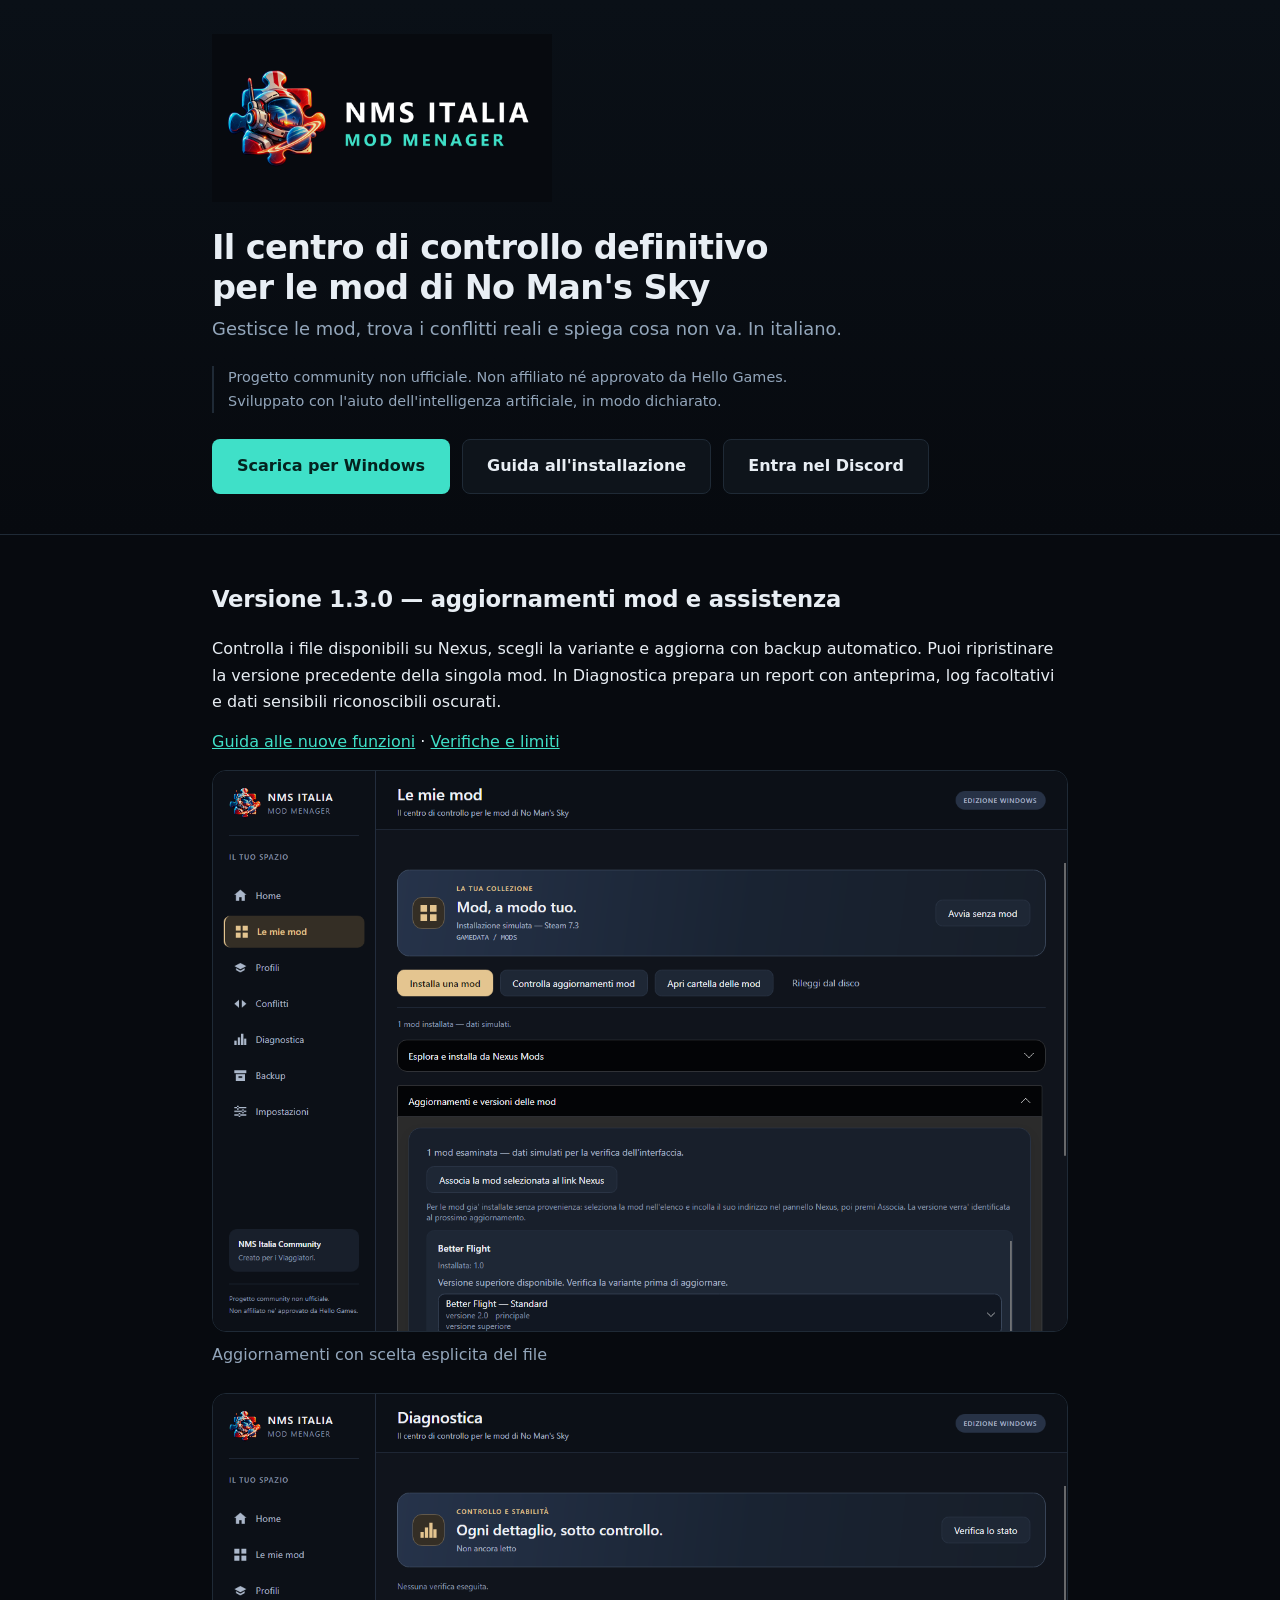
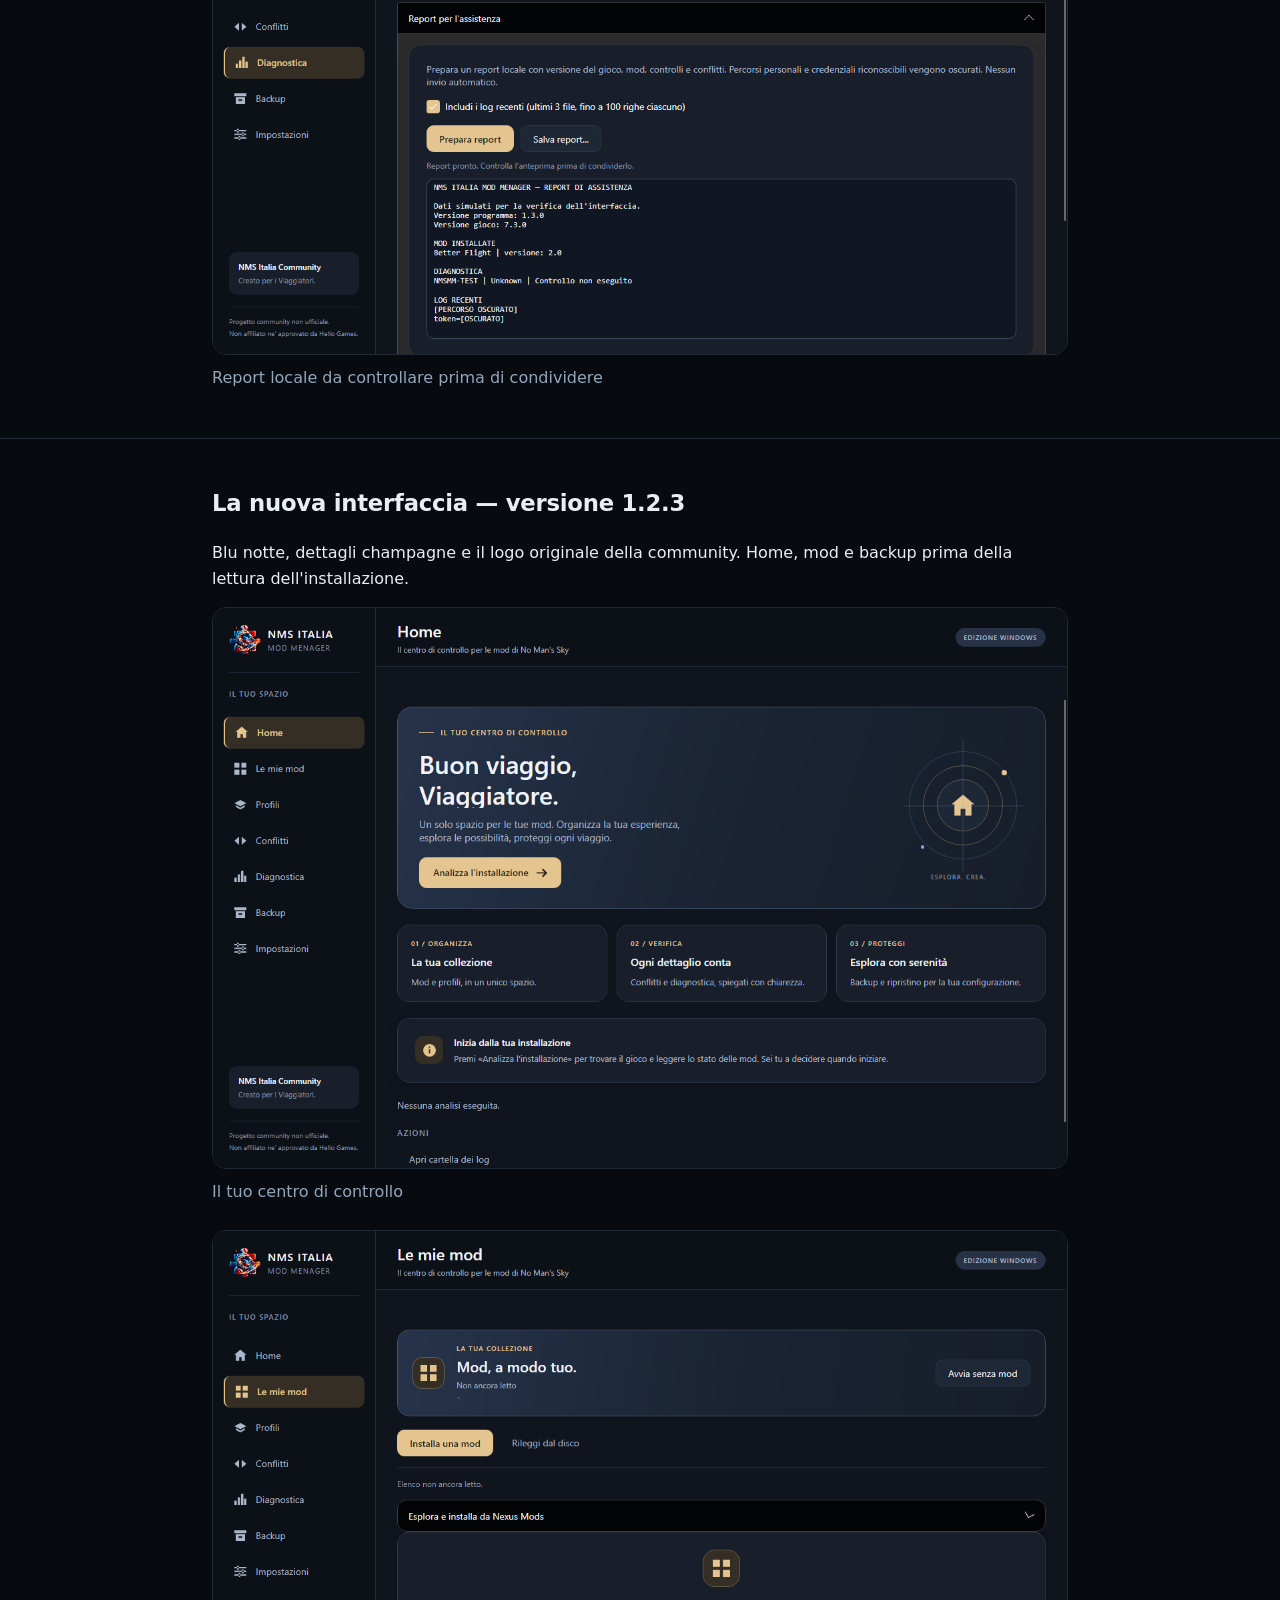
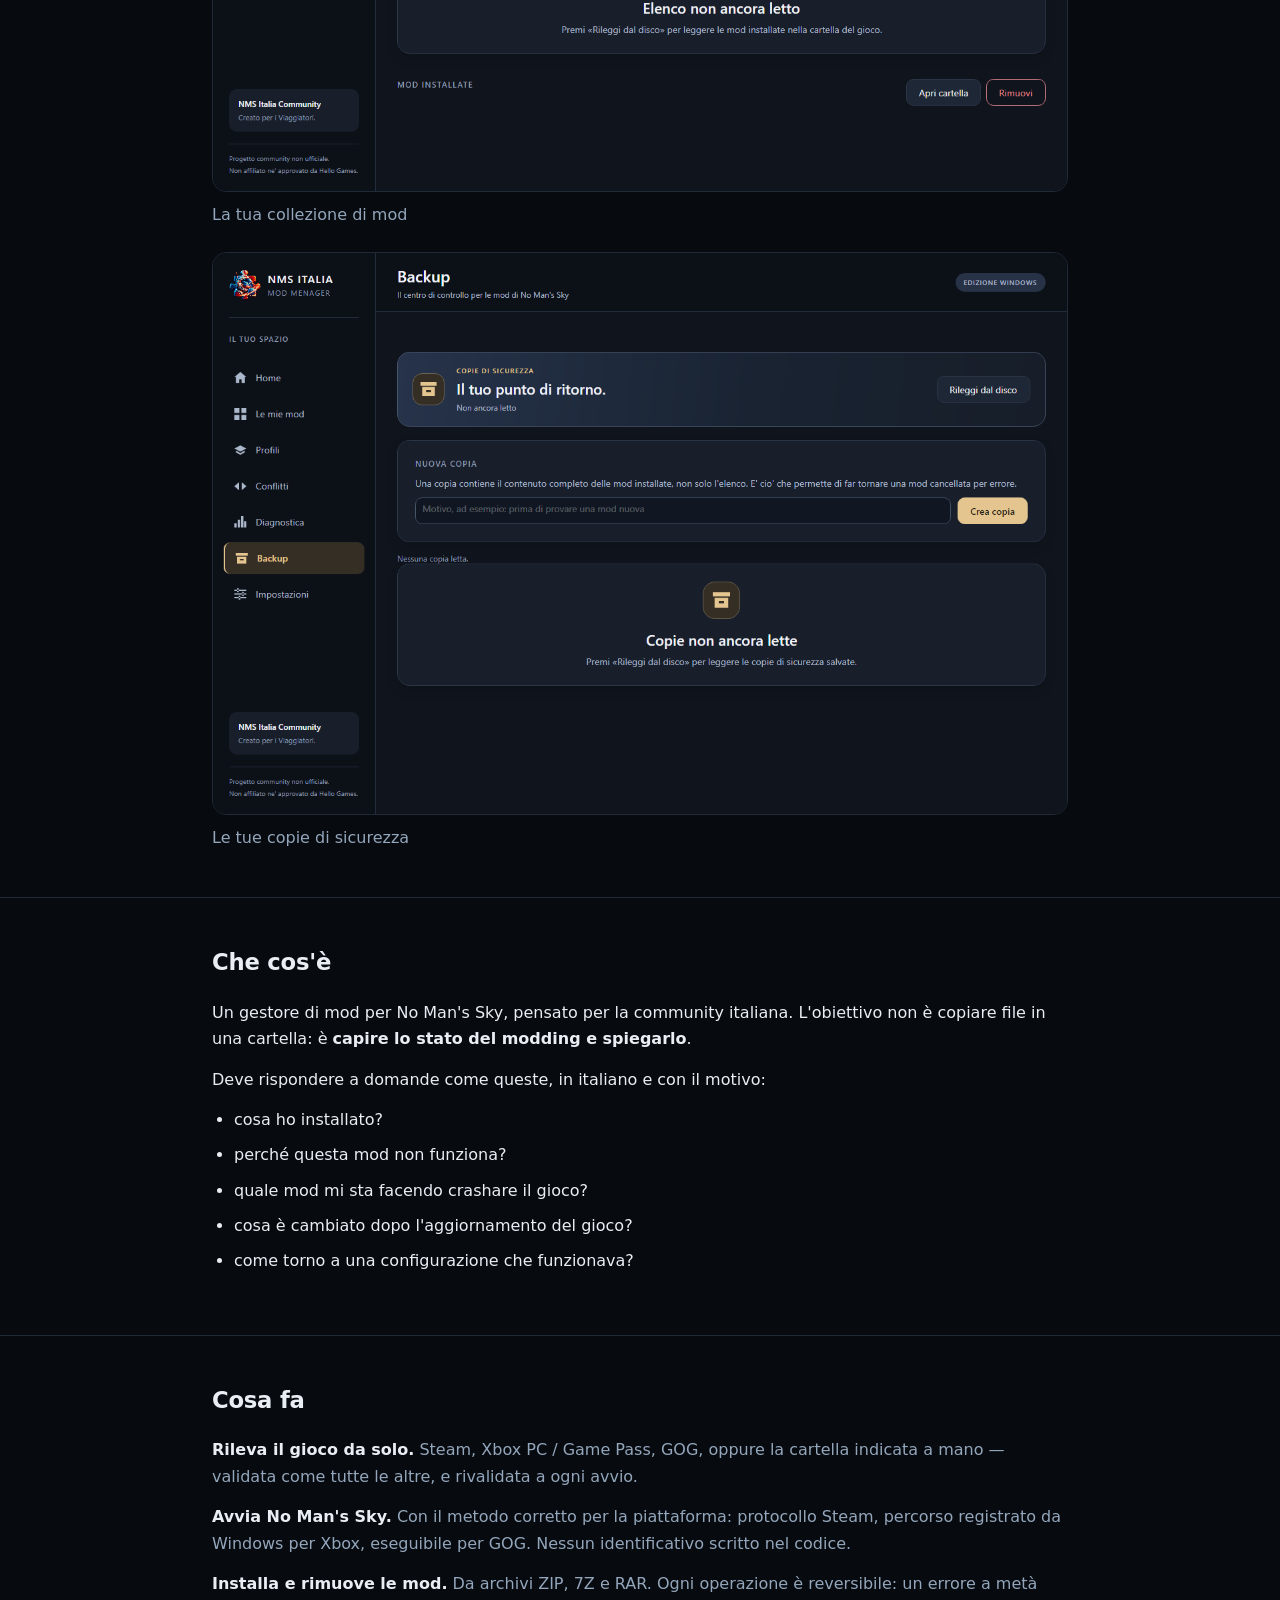
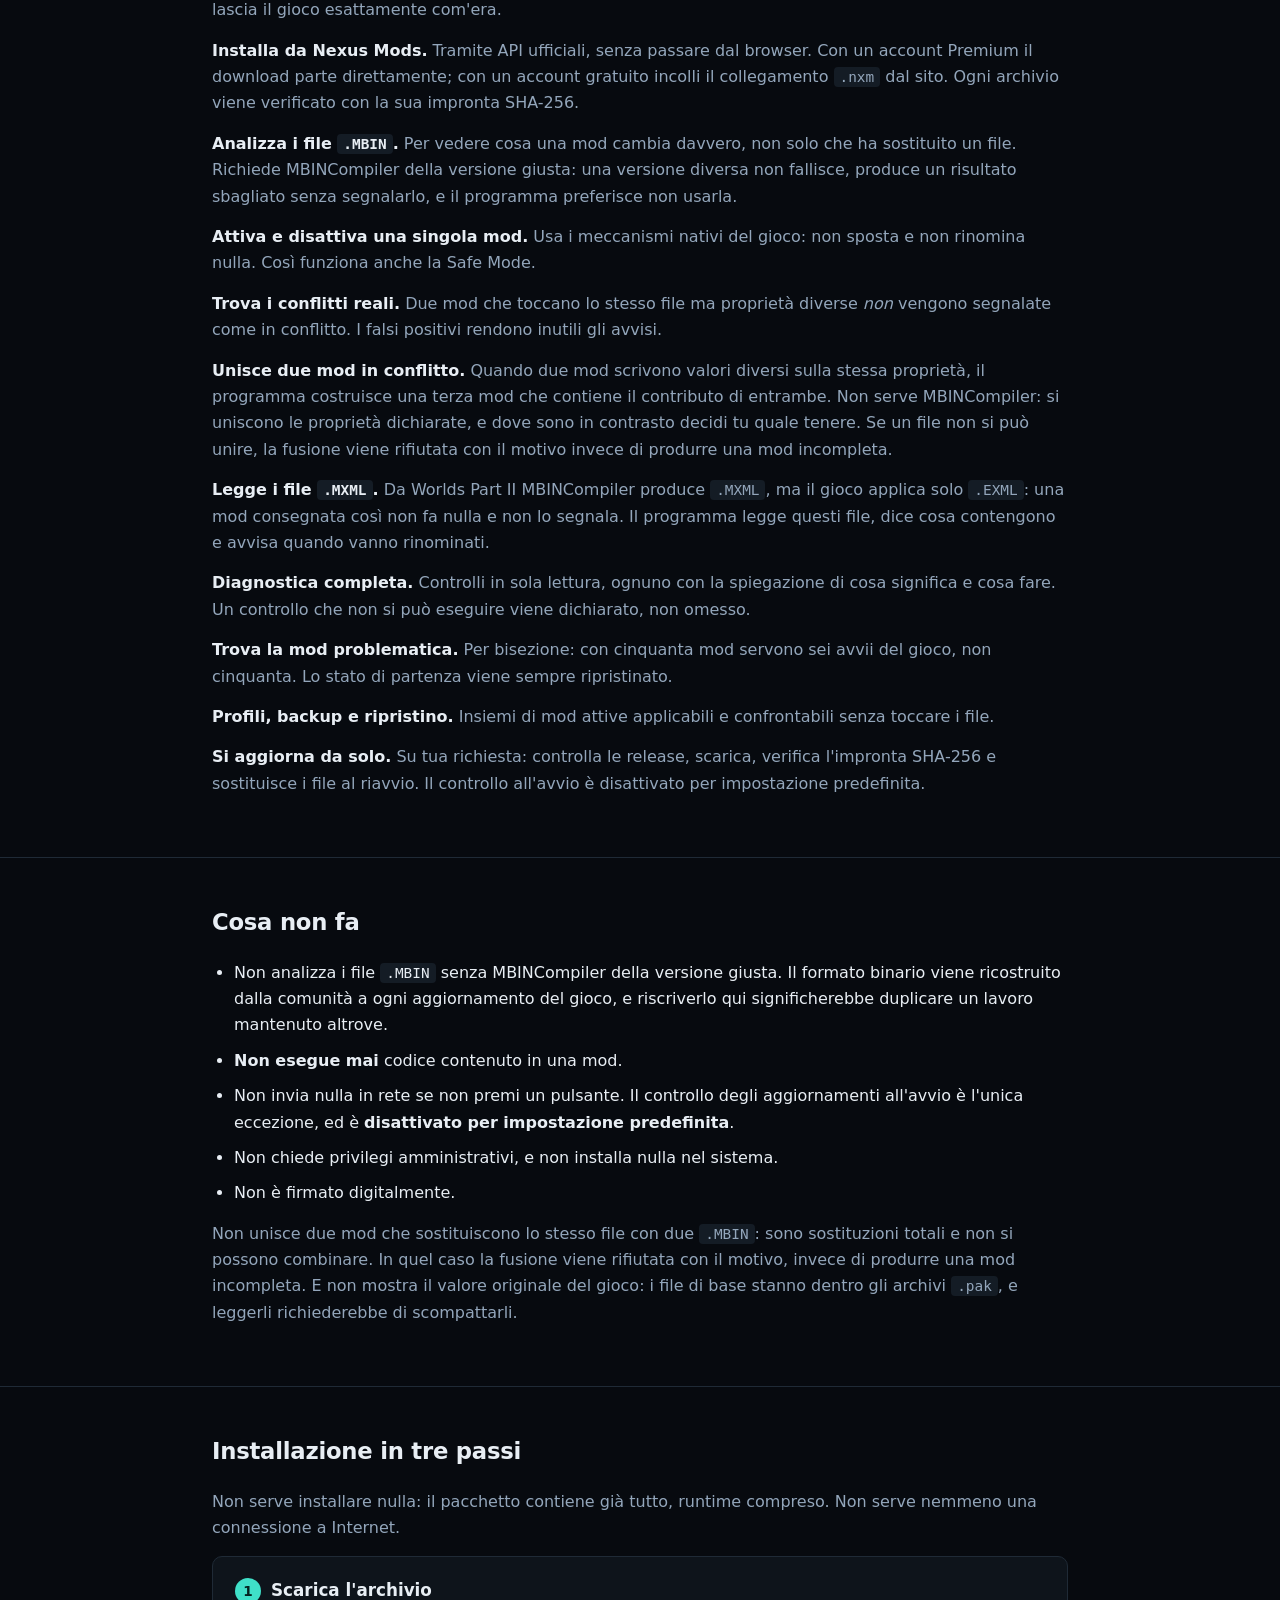
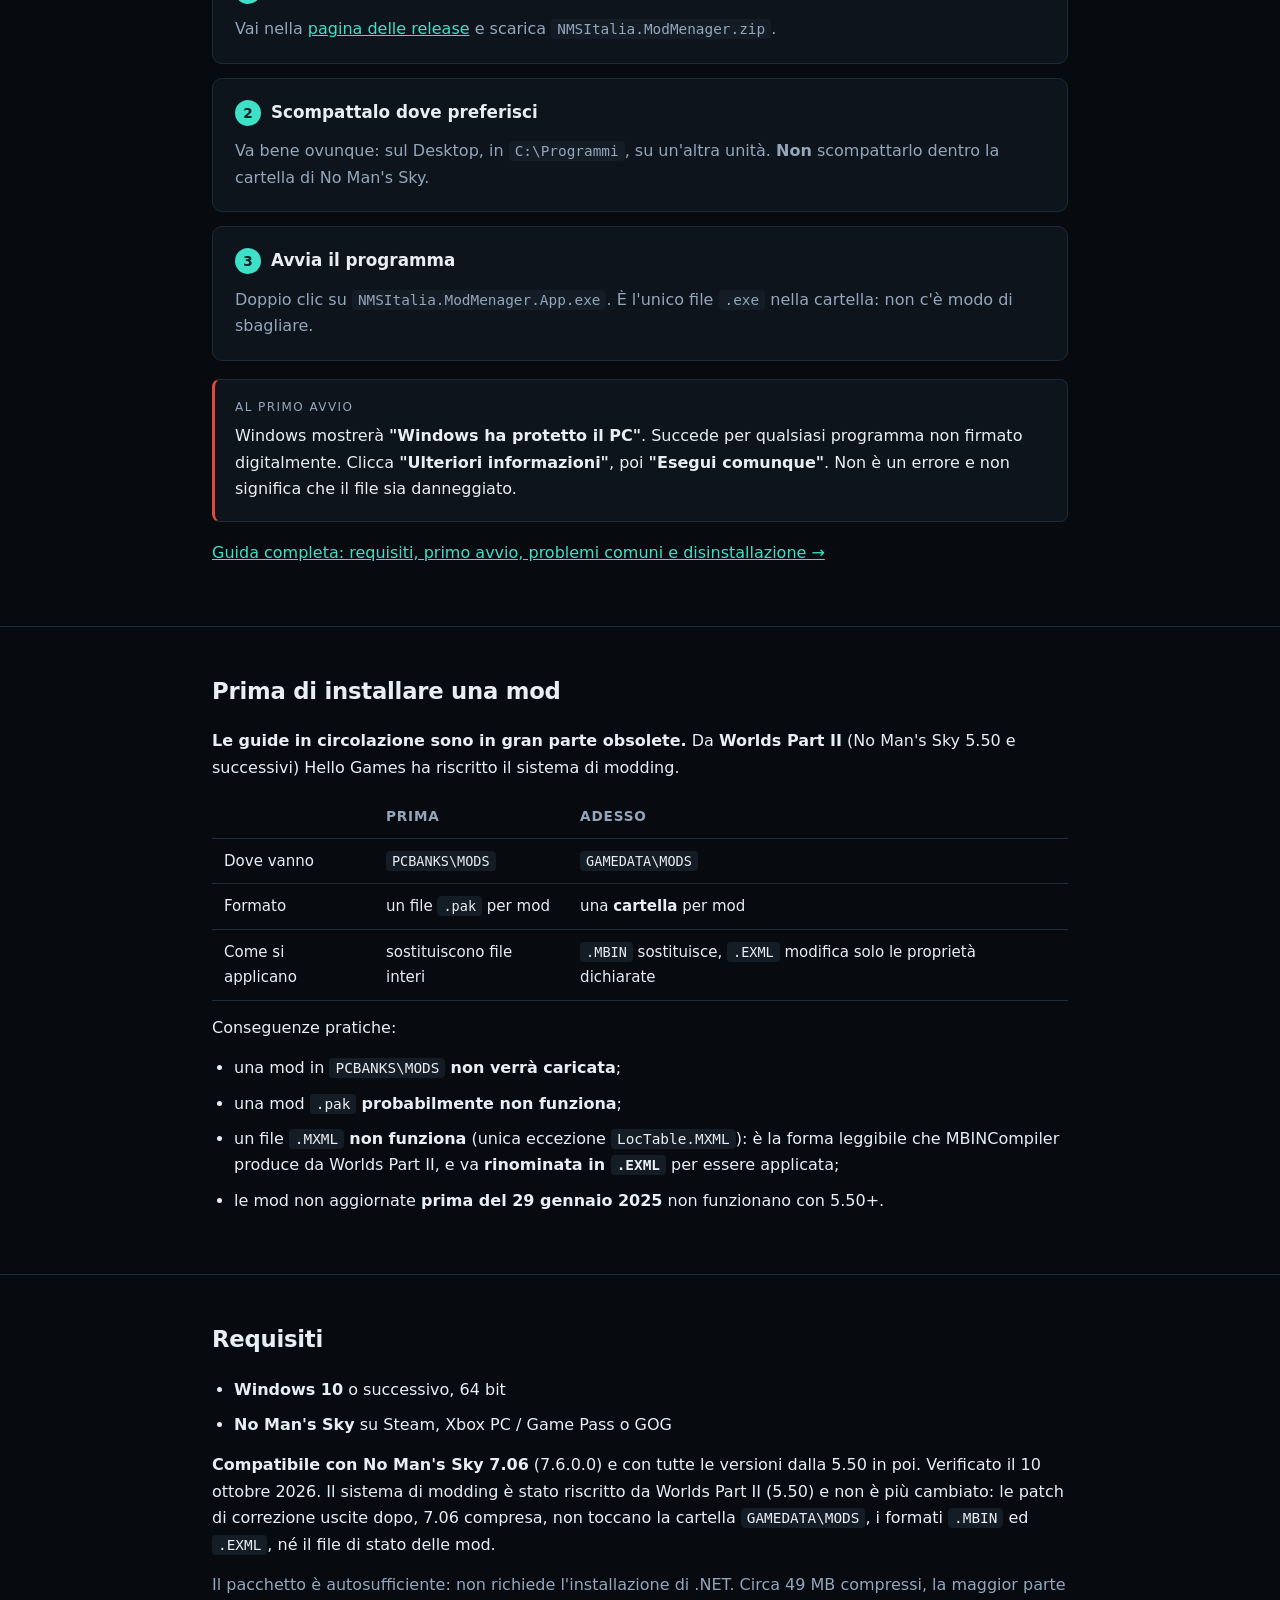
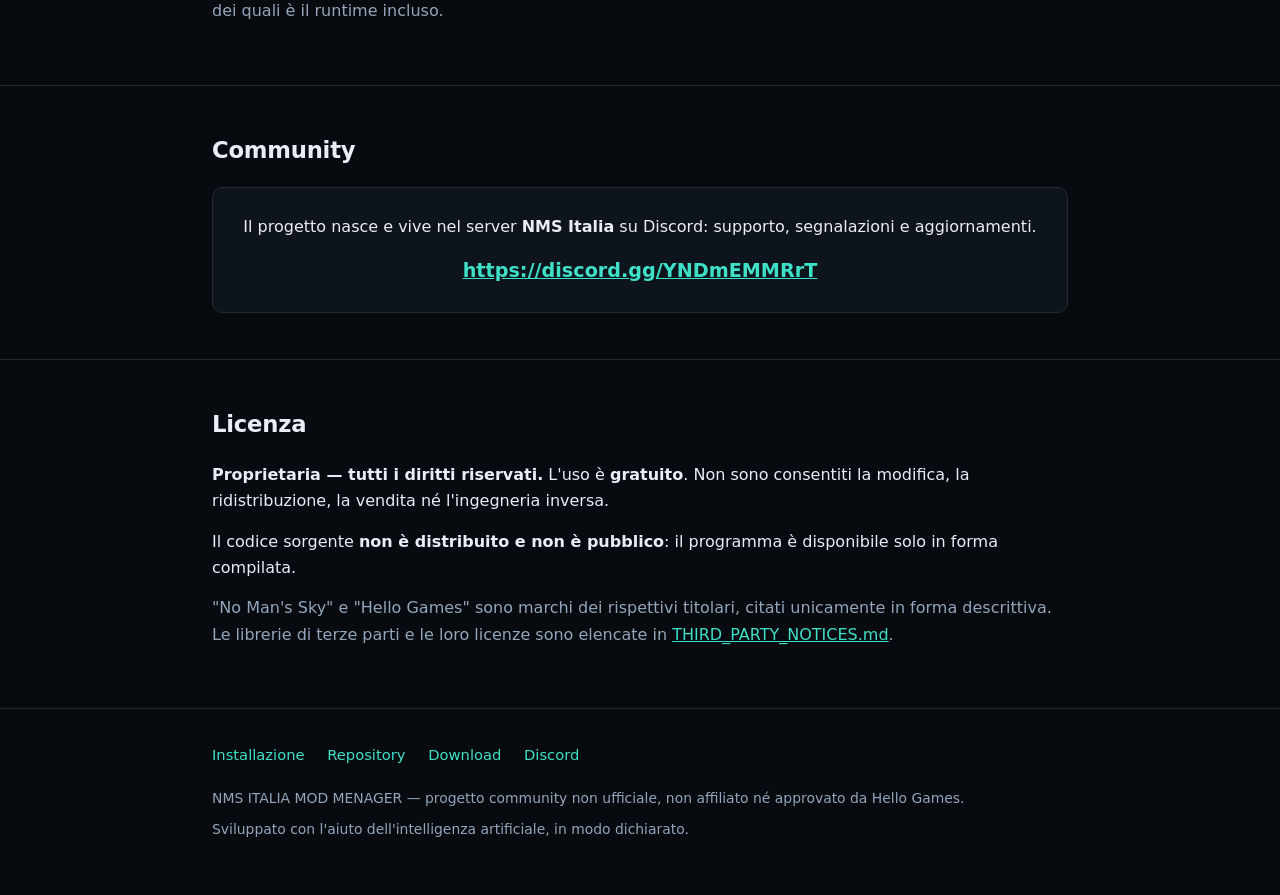
<file: index.html>
<!DOCTYPE html>
<html lang="it">
<head>
<meta charset="utf-8">
<meta name="viewport" content="width=device-width, initial-scale=1">
<title>NMS ITALIA MOD MENAGER — gestore di mod per No Man's Sky</title>
<meta name="description" content="Gestore di mod per No Man's Sky, in italiano: rileva il gioco, installa e rimuove le mod, trova i conflitti reali e diagnostica i problemi. Gratuito, per Windows.">
<meta property="og:title" content="NMS ITALIA MOD MENAGER">
<meta property="og:description" content="Il centro di controllo definitivo per le mod di No Man's Sky. Gratuito, in italiano, per Windows.">
<meta property="og:image" content="docs/immagini/lockup.png">
<meta property="og:type" content="website">
<link rel="icon" href="docs/immagini/icona.png">
<link rel="stylesheet" href="stile.css">
</head>
<body>

<header>
  <div class="contenitore">
    <img class="marchio" src="docs/immagini/lockup.png" alt="NMS ITALIA MOD MENAGER">
    <h1>Il centro di controllo definitivo<br>per le mod di No Man's Sky</h1>
    <p class="tagline">Gestisce le mod, trova i conflitti reali e spiega cosa non va. In italiano.</p>
    <p class="avviso">
      Progetto community non ufficiale. Non affiliato né approvato da Hello Games.<br>
      Sviluppato con l'aiuto dell'intelligenza artificiale, in modo dichiarato.
    </p>
    <div class="pulsanti">
      <a class="bottone primario" href="https://github.com/Sbri0110/NMS-ITALIA-MOD-MENAGER/releases/latest">Scarica per Windows</a>
      <a class="bottone secondario" href="installazione.html">Guida all'installazione</a>
      <a class="bottone secondario" href="https://discord.gg/YNDmEMMRrT">Entra nel Discord</a>
    </div>
  </div>
</header>

<section id="novita">
  <div class="contenitore">
    <h2>Versione 1.3.0 — aggiornamenti mod e assistenza</h2>
    <p>Controlla i file disponibili su Nexus, scegli la variante e aggiorna con backup automatico. Puoi ripristinare la versione precedente della singola mod. In Diagnostica prepara un report con anteprima, log facoltativi e dati sensibili riconoscibili oscurati.</p>
    <p><a href="https://github.com/Sbri0110/NMS-ITALIA-MOD-MENAGER/blob/main/docs/AGGIORNAMENTI-E-REPORT.md">Guida alle nuove funzioni</a> · <a href="https://github.com/Sbri0110/NMS-ITALIA-MOD-MENAGER/blob/main/docs/VERIFICHE-1.3.0.md">Verifiche e limiti</a></p>
    <div class="schermate">
      <figure><a href="docs/immagini/schermate/aggiornamenti-1.3.0.png"><img src="docs/immagini/schermate/aggiornamenti-1.3.0.png" alt="Aggiornamenti Nexus con dati dimostrativi" loading="lazy" width="1280" height="840"></a><figcaption>Aggiornamenti con scelta esplicita del file</figcaption></figure>
      <figure><a href="docs/immagini/schermate/report-1.3.0.png"><img src="docs/immagini/schermate/report-1.3.0.png" alt="Anteprima del report con dati dimostrativi" loading="lazy" width="1280" height="840"></a><figcaption>Report locale da controllare prima di condividere</figcaption></figure>
    </div>
  </div>
</section>

<section id="schermate">
  <div class="contenitore">
    <h2>La nuova interfaccia — versione 1.2.3</h2>
    <p>Blu notte, dettagli champagne e il logo originale della community. Home, mod e backup prima della lettura dell'installazione.</p>
    <div class="schermate">
      <figure><a href="docs/immagini/schermate/home.png"><img src="docs/immagini/schermate/home.png" alt="Home della versione 1.2.3" loading="lazy" width="1280" height="840"></a><figcaption>Il tuo centro di controllo</figcaption></figure>
      <figure><a href="docs/immagini/schermate/mods.png"><img src="docs/immagini/schermate/mods.png" alt="Gestione delle mod" loading="lazy" width="1280" height="840"></a><figcaption>La tua collezione di mod</figcaption></figure>
      <figure><a href="docs/immagini/schermate/backup.png"><img src="docs/immagini/schermate/backup.png" alt="Gestione dei backup" loading="lazy" width="1280" height="840"></a><figcaption>Le tue copie di sicurezza</figcaption></figure>
    </div>
  </div>
</section>

<section>
  <div class="contenitore">
    <h2>Che cos'è</h2>
    <p>
      Un gestore di mod per No Man's Sky, pensato per la community italiana.
      L'obiettivo non è copiare file in una cartella: è <strong>capire lo stato del
      modding e spiegarlo</strong>.
    </p>
    <p>Deve rispondere a domande come queste, in italiano e con il motivo:</p>
    <ul>
      <li>cosa ho installato?</li>
      <li>perché questa mod non funziona?</li>
      <li>quale mod mi sta facendo crashare il gioco?</li>
      <li>cosa è cambiato dopo l'aggiornamento del gioco?</li>
      <li>come torno a una configurazione che funzionava?</li>
    </ul>
  </div>
</section>

<section>
  <div class="contenitore">
    <h2>Cosa fa</h2>
    <div class="funzione"><b>Rileva il gioco da solo.</b> <span>Steam, Xbox PC / Game Pass, GOG, oppure la cartella indicata a mano — validata come tutte le altre, e rivalidata a ogni avvio.</span></div>
    <div class="funzione"><b>Avvia No Man's Sky.</b> <span>Con il metodo corretto per la piattaforma: protocollo Steam, percorso registrato da Windows per Xbox, eseguibile per GOG. Nessun identificativo scritto nel codice.</span></div>
    <div class="funzione"><b>Installa e rimuove le mod.</b> <span>Da archivi ZIP, 7Z e RAR. Ogni operazione è reversibile: un errore a metà lascia il gioco esattamente com'era.</span></div>
    <div class="funzione"><b>Installa da Nexus Mods.</b> <span>Tramite API ufficiali, senza passare dal browser. Con un account Premium il download parte direttamente; con un account gratuito incolli il collegamento <code>.nxm</code> dal sito. Ogni archivio viene verificato con la sua impronta SHA-256.</span></div>
    <div class="funzione"><b>Analizza i file <code>.MBIN</code>.</b> <span>Per vedere cosa una mod cambia davvero, non solo che ha sostituito un file. Richiede MBINCompiler della versione giusta: una versione diversa non fallisce, produce un risultato sbagliato senza segnalarlo, e il programma preferisce non usarla.</span></div>
    <div class="funzione"><b>Attiva e disattiva una singola mod.</b> <span>Usa i meccanismi nativi del gioco: non sposta e non rinomina nulla. Così funziona anche la Safe Mode.</span></div>
    <div class="funzione"><b>Trova i conflitti reali.</b> <span>Due mod che toccano lo stesso file ma proprietà diverse <em>non</em> vengono segnalate come in conflitto. I falsi positivi rendono inutili gli avvisi.</span></div>
    <div class="funzione"><b>Unisce due mod in conflitto.</b> <span>Quando due mod scrivono valori diversi sulla stessa proprietà, il programma costruisce una terza mod che contiene il contributo di entrambe. Non serve MBINCompiler: si uniscono le proprietà dichiarate, e dove sono in contrasto decidi tu quale tenere. Se un file non si può unire, la fusione viene rifiutata con il motivo invece di produrre una mod incompleta.</span></div>
    <div class="funzione"><b>Legge i file <code>.MXML</code>.</b> <span>Da Worlds Part II MBINCompiler produce <code>.MXML</code>, ma il gioco applica solo <code>.EXML</code>: una mod consegnata così non fa nulla e non lo segnala. Il programma legge questi file, dice cosa contengono e avvisa quando vanno rinominati.</span></div>
    <div class="funzione"><b>Diagnostica completa.</b> <span>Controlli in sola lettura, ognuno con la spiegazione di cosa significa e cosa fare. Un controllo che non si può eseguire viene dichiarato, non omesso.</span></div>
    <div class="funzione"><b>Trova la mod problematica.</b> <span>Per bisezione: con cinquanta mod servono sei avvii del gioco, non cinquanta. Lo stato di partenza viene sempre ripristinato.</span></div>
    <div class="funzione"><b>Profili, backup e ripristino.</b> <span>Insiemi di mod attive applicabili e confrontabili senza toccare i file.</span></div>
    <div class="funzione"><b>Si aggiorna da solo.</b> <span>Su tua richiesta: controlla le release, scarica, verifica l'impronta SHA-256 e sostituisce i file al riavvio. Il controllo all'avvio è disattivato per impostazione predefinita.</span></div>
  </div>
</section>

<section>
  <div class="contenitore">
    <h2>Cosa non fa</h2>
    <ul>
      <li>Non analizza i file <code>.MBIN</code> senza MBINCompiler della versione giusta. Il formato binario viene ricostruito dalla comunità a ogni aggiornamento del gioco, e riscriverlo qui significherebbe duplicare un lavoro mantenuto altrove.</li>
      <li><strong>Non esegue mai</strong> codice contenuto in una mod.</li>
      <li>Non invia nulla in rete se non premi un pulsante. Il controllo degli aggiornamenti all'avvio è l'unica eccezione, ed è <strong>disattivato per impostazione predefinita</strong>.</li>
      <li>Non chiede privilegi amministrativi, e non installa nulla nel sistema.</li>
      <li>Non è firmato digitalmente.</li>
    </ul>
    <p style="color:var(--testo-tenue)">
      Non unisce due mod che sostituiscono lo stesso file con due <code>.MBIN</code>:
      sono sostituzioni totali e non si possono combinare. In quel caso la fusione
      viene rifiutata con il motivo, invece di produrre una mod incompleta.
      E non mostra il valore originale del gioco: i file di base stanno dentro gli
      archivi <code>.pak</code>, e leggerli richiederebbe di scompattarli.
    </p>
  </div>
</section>

<section id="installazione">
  <div class="contenitore">
    <h2>Installazione in tre passi</h2>
    <p style="color:var(--testo-tenue)">
      Non serve installare nulla: il pacchetto contiene già tutto, runtime compreso.
      Non serve nemmeno una connessione a Internet.
    </p>

    <div class="passo">
      <span class="numero">1</span><h3>Scarica l'archivio</h3>
      <p>
        Vai nella <a href="https://github.com/Sbri0110/NMS-ITALIA-MOD-MENAGER/releases/latest">pagina delle release</a>
        e scarica <code>NMSItalia.ModMenager.zip</code>.
      </p>
    </div>

    <div class="passo">
      <span class="numero">2</span><h3>Scompattalo dove preferisci</h3>
      <p>
        Va bene ovunque: sul Desktop, in <code>C:\Programmi</code>, su un'altra unità.
        <strong>Non</strong> scompattarlo dentro la cartella di No Man's Sky.
      </p>
    </div>

    <div class="passo">
      <span class="numero">3</span><h3>Avvia il programma</h3>
      <p>
        Doppio clic su <code>NMSItalia.ModMenager.App.exe</code>. È l'unico file
        <code>.exe</code> nella cartella: non c'è modo di sbagliare.
      </p>
    </div>

    <div class="riquadro attenzione">
      <p class="titolo">Al primo avvio</p>
      <p style="margin:0">
        Windows mostrerà <strong>"Windows ha protetto il PC"</strong>. Succede per
        qualsiasi programma non firmato digitalmente. Clicca
        <strong>"Ulteriori informazioni"</strong>, poi <strong>"Esegui comunque"</strong>.
        Non è un errore e non significa che il file sia danneggiato.
      </p>
    </div>

    <p>
      <a href="installazione.html">Guida completa: requisiti, primo avvio, problemi comuni e disinstallazione →</a>
    </p>
  </div>
</section>

<section>
  <div class="contenitore">
    <h2>Prima di installare una mod</h2>
    <p>
      <strong>Le guide in circolazione sono in gran parte obsolete.</strong> Da
      <strong>Worlds Part II</strong> (No Man's Sky 5.50 e successivi) Hello Games ha
      riscritto il sistema di modding.
    </p>
    <table>
      <tr><th></th><th>Prima</th><th>Adesso</th></tr>
      <tr><td>Dove vanno</td><td><code>PCBANKS\MODS</code></td><td><code>GAMEDATA\MODS</code></td></tr>
      <tr><td>Formato</td><td>un file <code>.pak</code> per mod</td><td>una <strong>cartella</strong> per mod</td></tr>
      <tr><td>Come si applicano</td><td>sostituiscono file interi</td><td><code>.MBIN</code> sostituisce, <code>.EXML</code> modifica solo le proprietà dichiarate</td></tr>
    </table>
    <p>Conseguenze pratiche:</p>
    <ul>
      <li>una mod in <code>PCBANKS\MODS</code> <strong>non verrà caricata</strong>;</li>
      <li>una mod <code>.pak</code> <strong>probabilmente non funziona</strong>;</li>
      <li>un file <code>.MXML</code> <strong>non funziona</strong> (unica eccezione <code>LocTable.MXML</code>): è la forma leggibile che MBINCompiler produce da Worlds Part II, e va <strong>rinominata in <code>.EXML</code></strong> per essere applicata;</li>
      <li>le mod non aggiornate <strong>prima del 29 gennaio 2025</strong> non funzionano con 5.50+.</li>
    </ul>
  </div>
</section>

<section>
  <div class="contenitore">
    <h2>Requisiti</h2>
    <ul>
      <li><strong>Windows 10</strong> o successivo, 64 bit</li>
      <li><strong>No Man's Sky</strong> su Steam, Xbox PC / Game Pass o GOG</li>
    </ul>
    <p>
      <strong>Compatibile con No Man's Sky 7.06</strong> (7.6.0.0) e con tutte le
      versioni dalla 5.50 in poi. Verificato il 10 ottobre 2026. Il sistema di
      modding è stato riscritto da Worlds Part II (5.50) e non è più cambiato: le
      patch di correzione uscite dopo, 7.06 compresa, non toccano la cartella
      <code>GAMEDATA\MODS</code>, i formati <code>.MBIN</code> ed <code>.EXML</code>,
      né il file di stato delle mod.
    </p>
    <p style="color:var(--testo-tenue)">
      Il pacchetto è autosufficiente: non richiede l'installazione di .NET.
      Circa 49 MB compressi, la maggior parte dei quali è il runtime incluso.
    </p>
  </div>
</section>

<section>
  <div class="contenitore">
    <h2>Community</h2>
    <div class="discord">
      <p style="margin-top:0">
        Il progetto nasce e vive nel server <strong>NMS Italia</strong> su Discord:
        supporto, segnalazioni e aggiornamenti.
      </p>
      <a href="https://discord.gg/YNDmEMMRrT">https://discord.gg/YNDmEMMRrT</a>
    </div>
  </div>
</section>

<section>
  <div class="contenitore">
    <h2>Licenza</h2>
    <p>
      <strong>Proprietaria — tutti i diritti riservati.</strong> L'uso è
      <strong>gratuito</strong>. Non sono consentiti la modifica, la
      ridistribuzione, la vendita né l'ingegneria inversa.
    </p>
    <p>
      Il codice sorgente <strong>non è distribuito e non è pubblico</strong>: il
      programma è disponibile solo in forma compilata.
    </p>
    <p style="color:var(--testo-tenue)">
      "No Man's Sky" e "Hello Games" sono marchi dei rispettivi titolari, citati
      unicamente in forma descrittiva. Le librerie di terze parti e le loro licenze
      sono elencate in <a href="https://github.com/Sbri0110/NMS-ITALIA-MOD-MENAGER/blob/main/THIRD_PARTY_NOTICES.md">THIRD_PARTY_NOTICES.md</a>.
    </p>
  </div>
</section>

<footer>
  <div class="contenitore">
    <nav class="sopra">
      <a href="installazione.html">Installazione</a>
      <a href="https://github.com/Sbri0110/NMS-ITALIA-MOD-MENAGER">Repository</a>
      <a href="https://github.com/Sbri0110/NMS-ITALIA-MOD-MENAGER/releases/latest">Download</a>
      <a href="https://discord.gg/YNDmEMMRrT">Discord</a>
    </nav>
    <p>NMS ITALIA MOD MENAGER — progetto community non ufficiale, non affiliato né approvato da Hello Games.</p>
    <p>Sviluppato con l'aiuto dell'intelligenza artificiale, in modo dichiarato.</p>
  </div>
</footer>

</body>
</html>
</file>
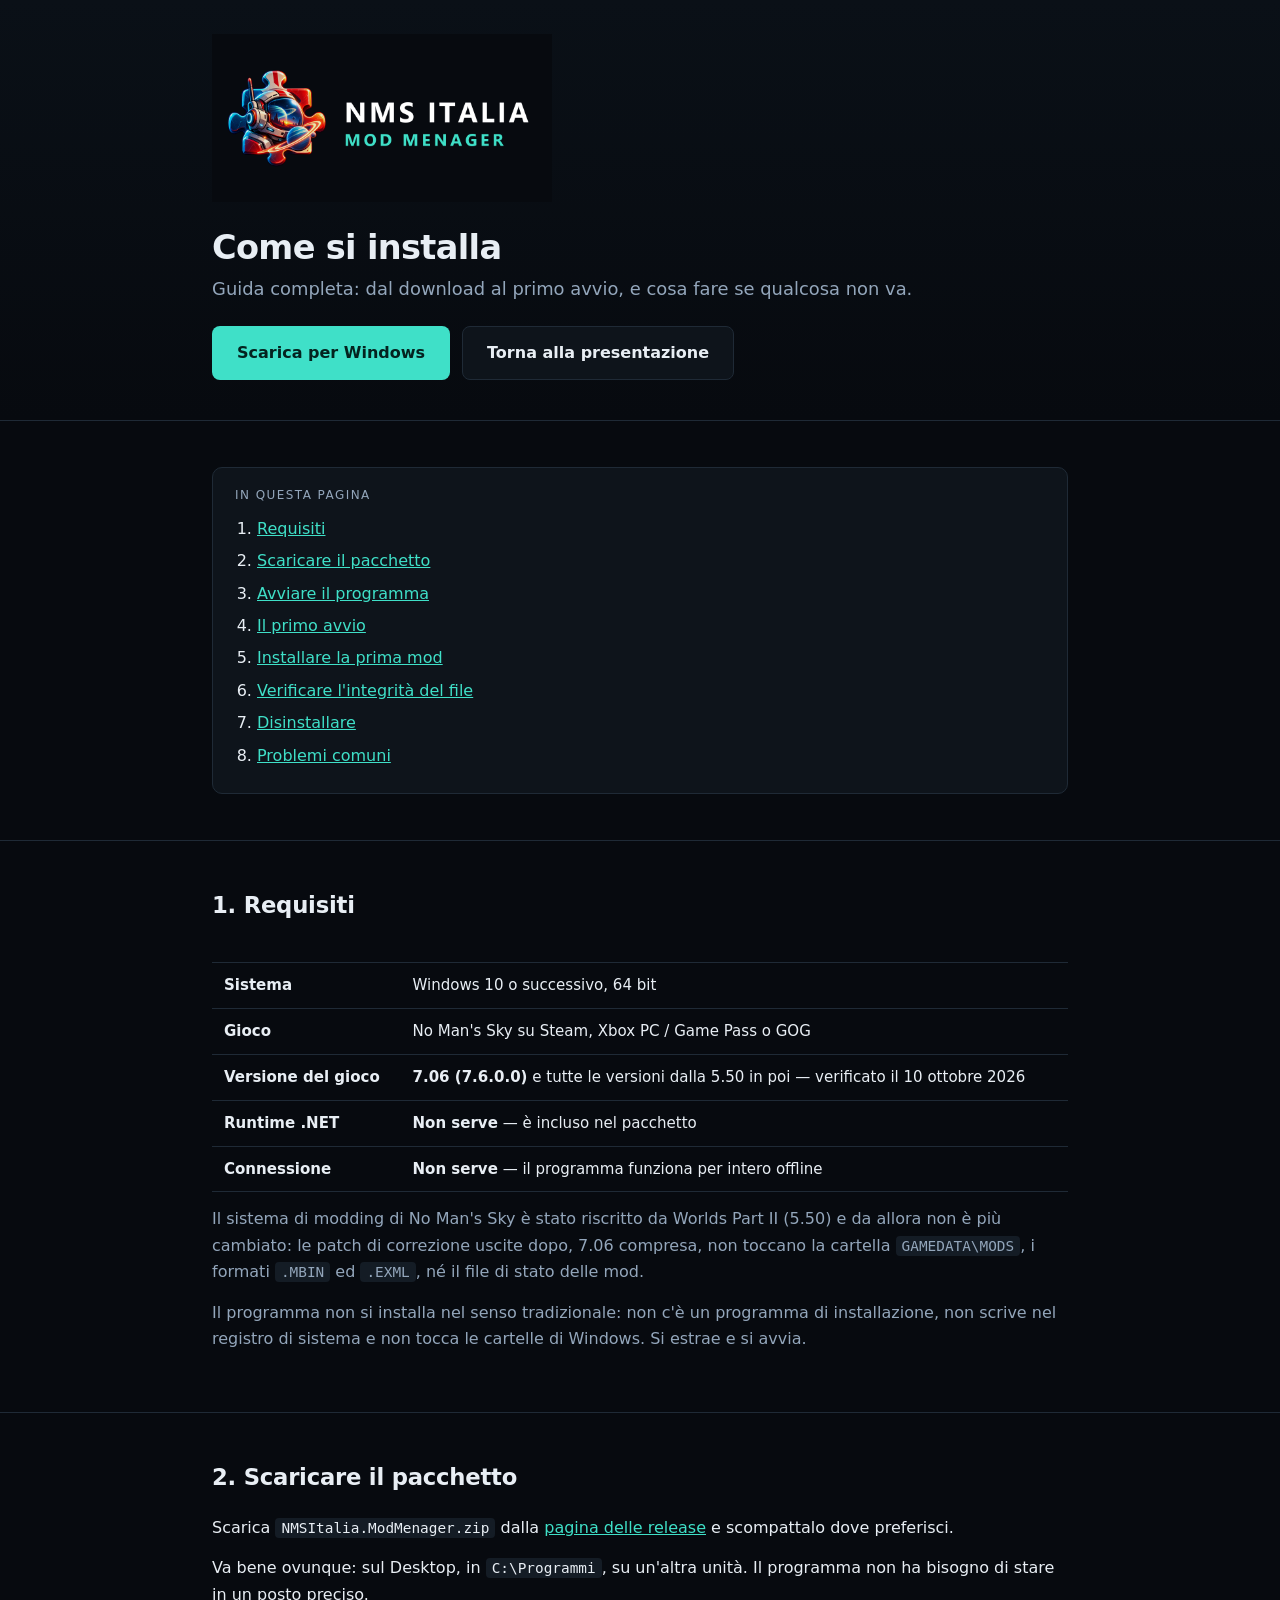
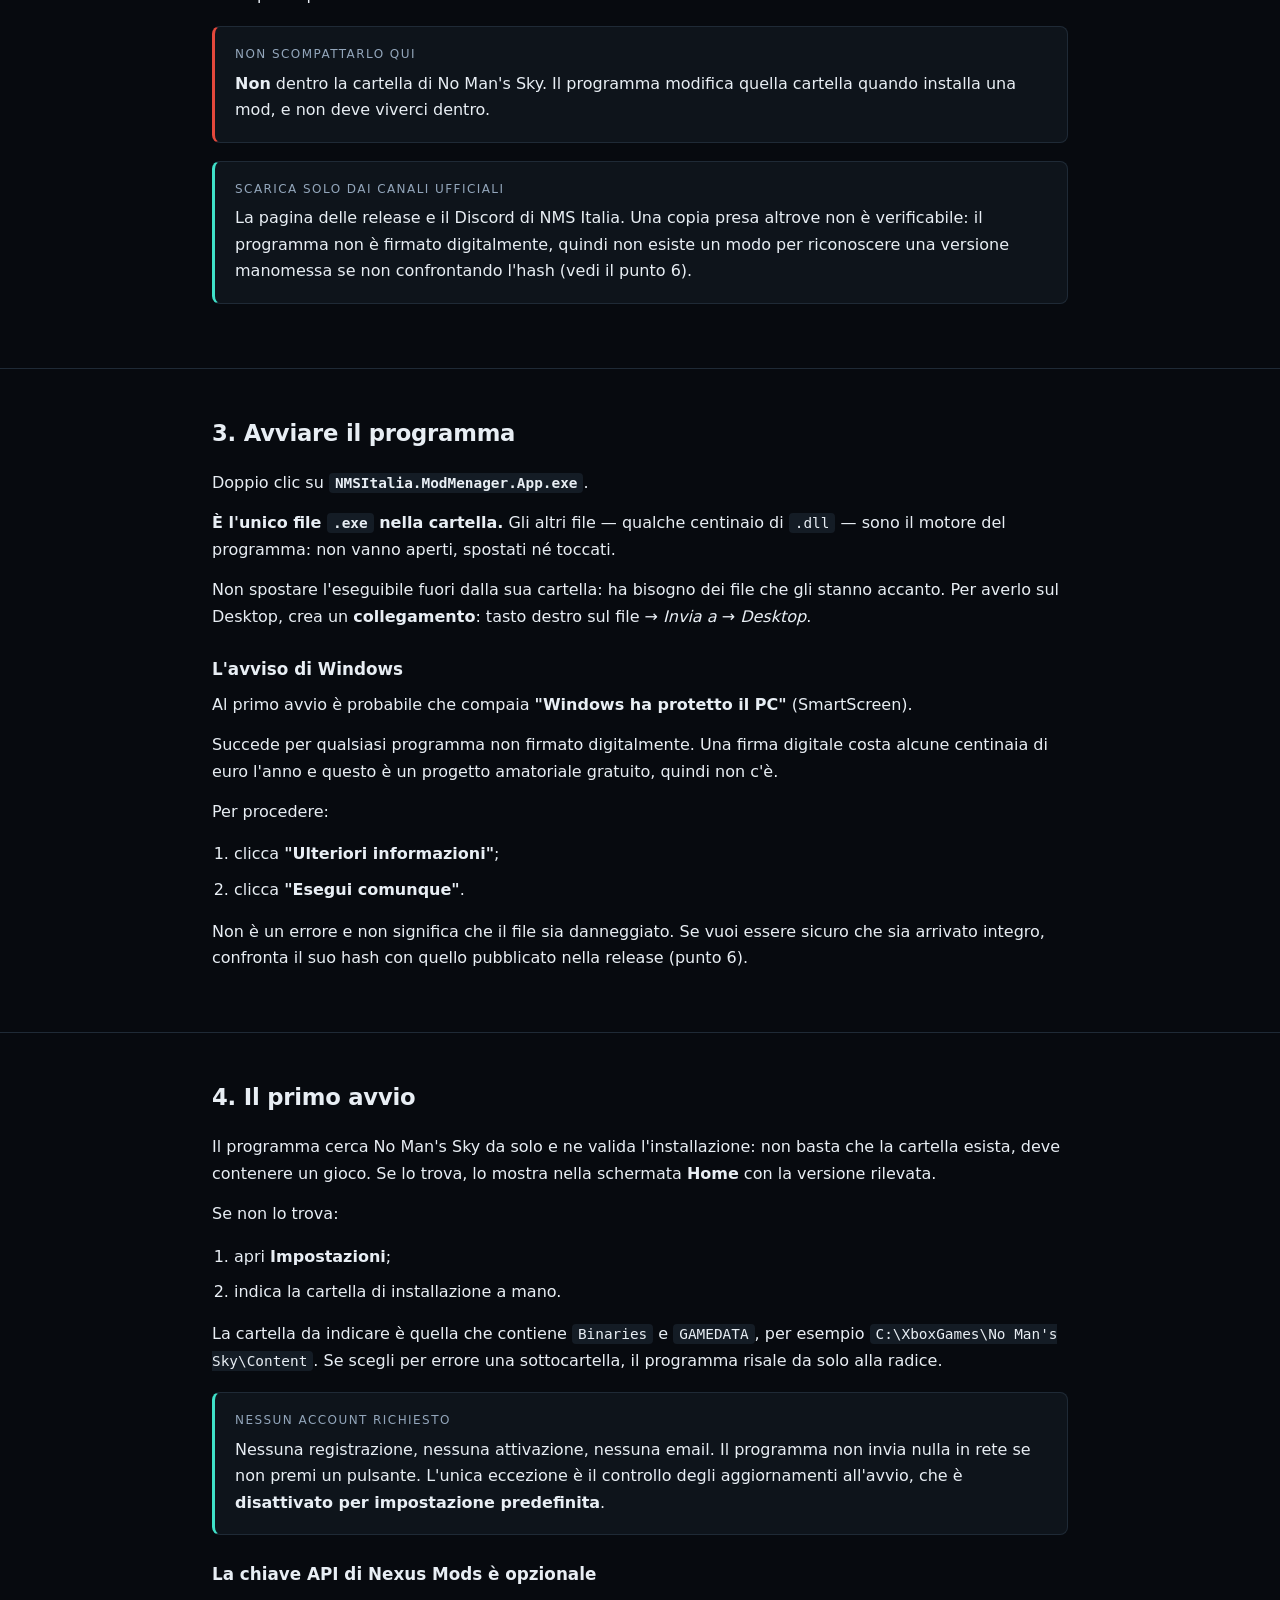
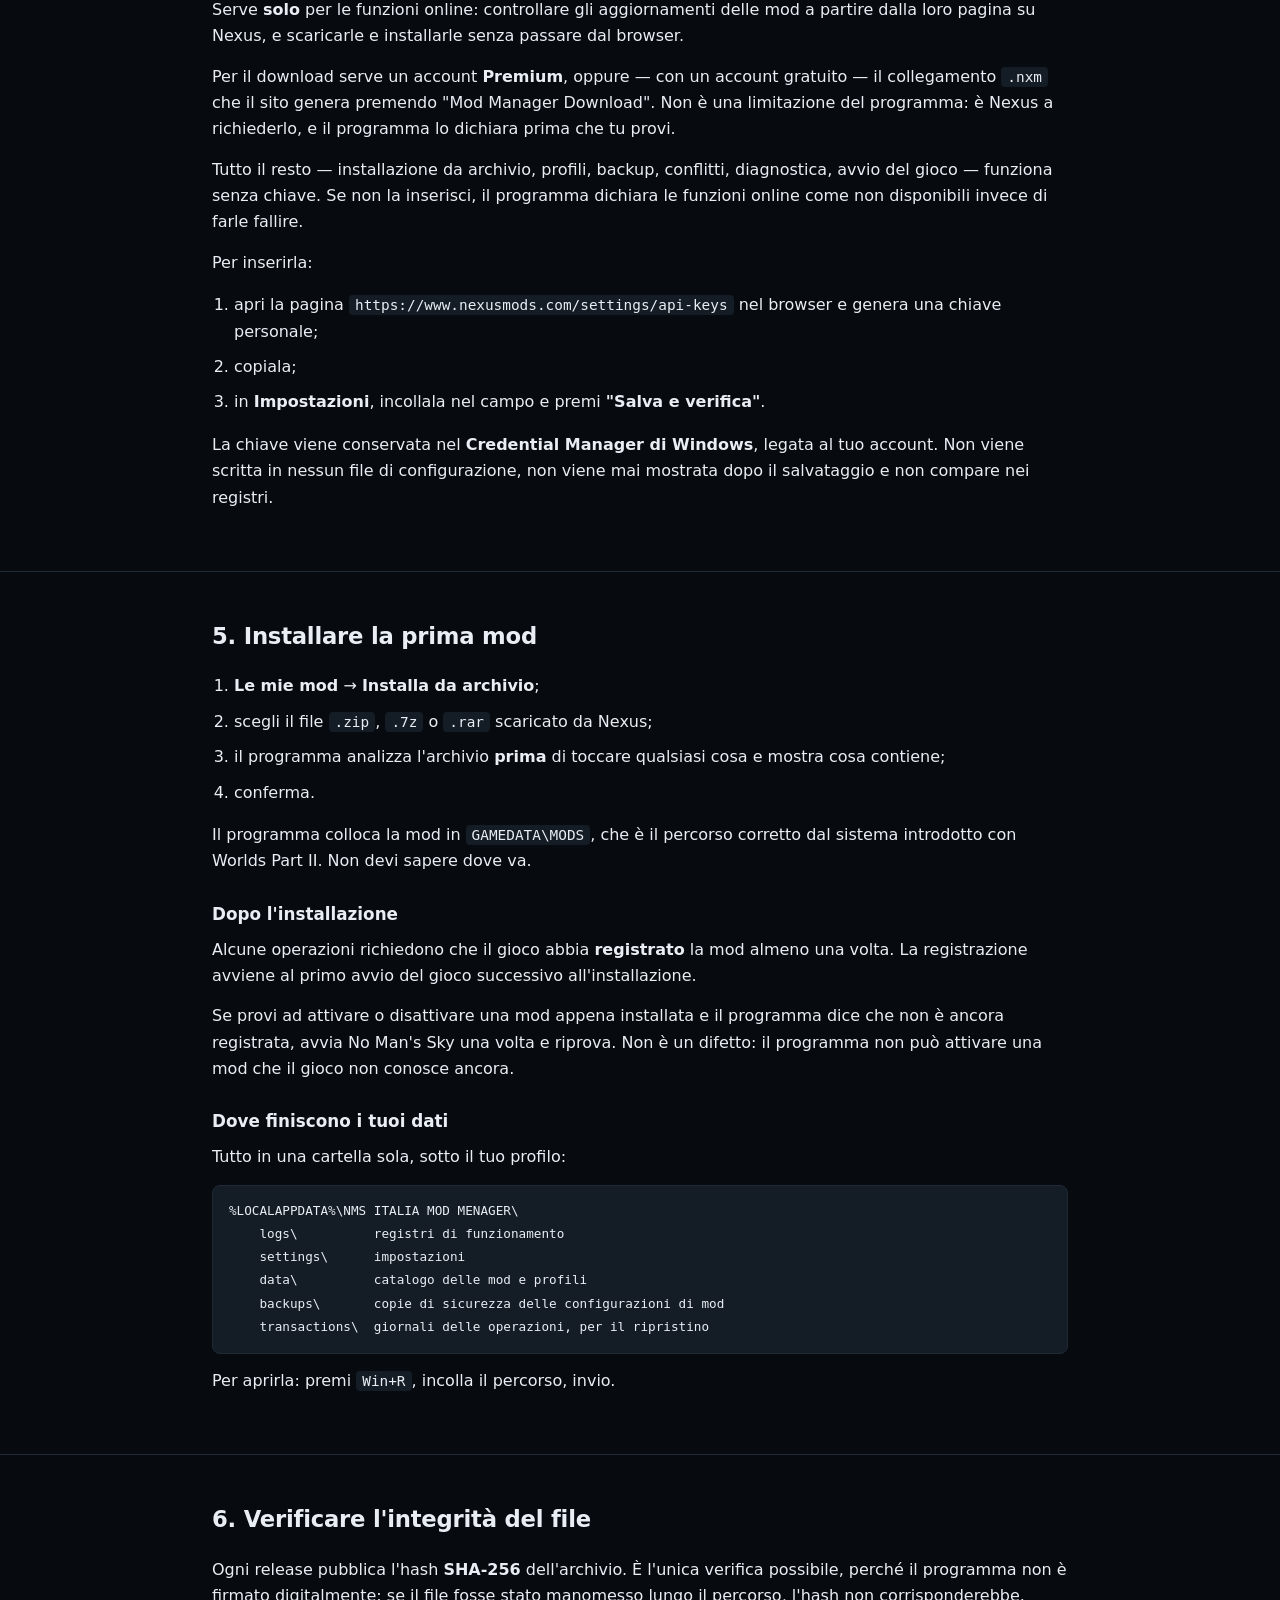
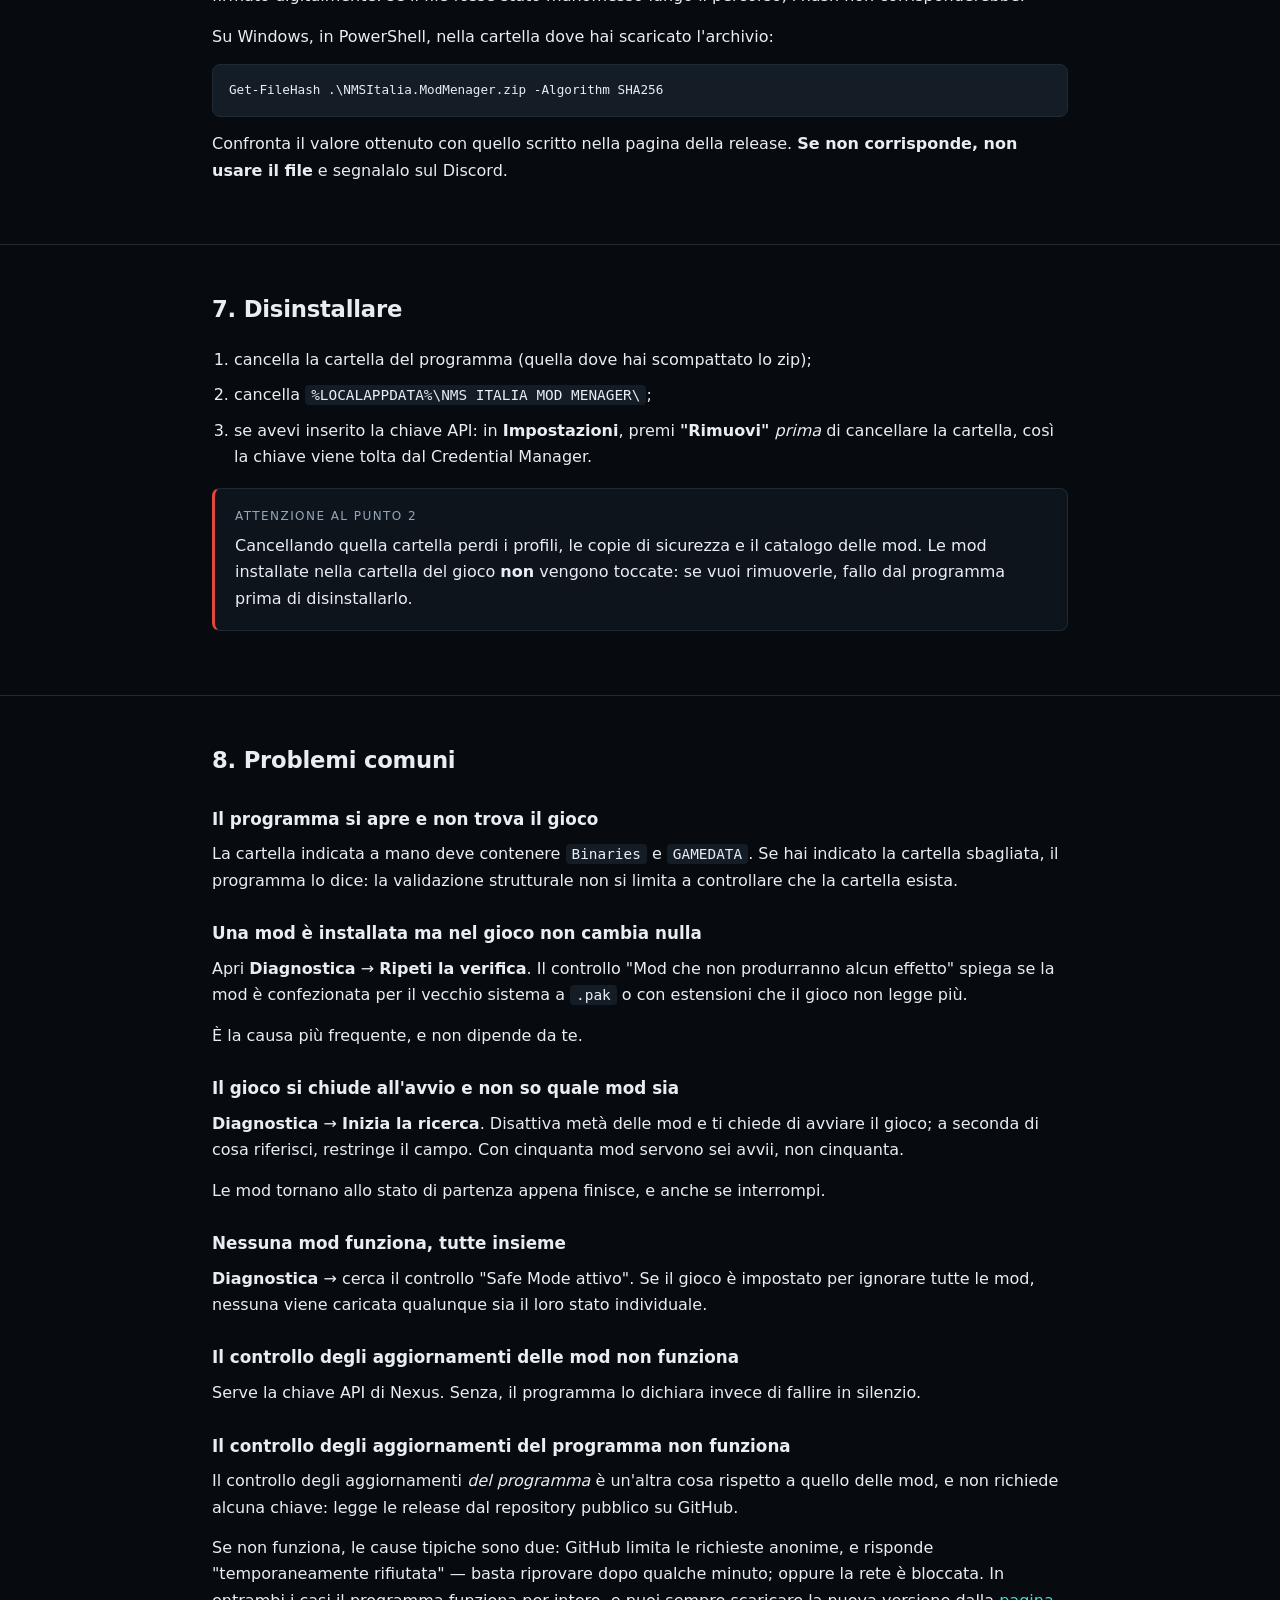
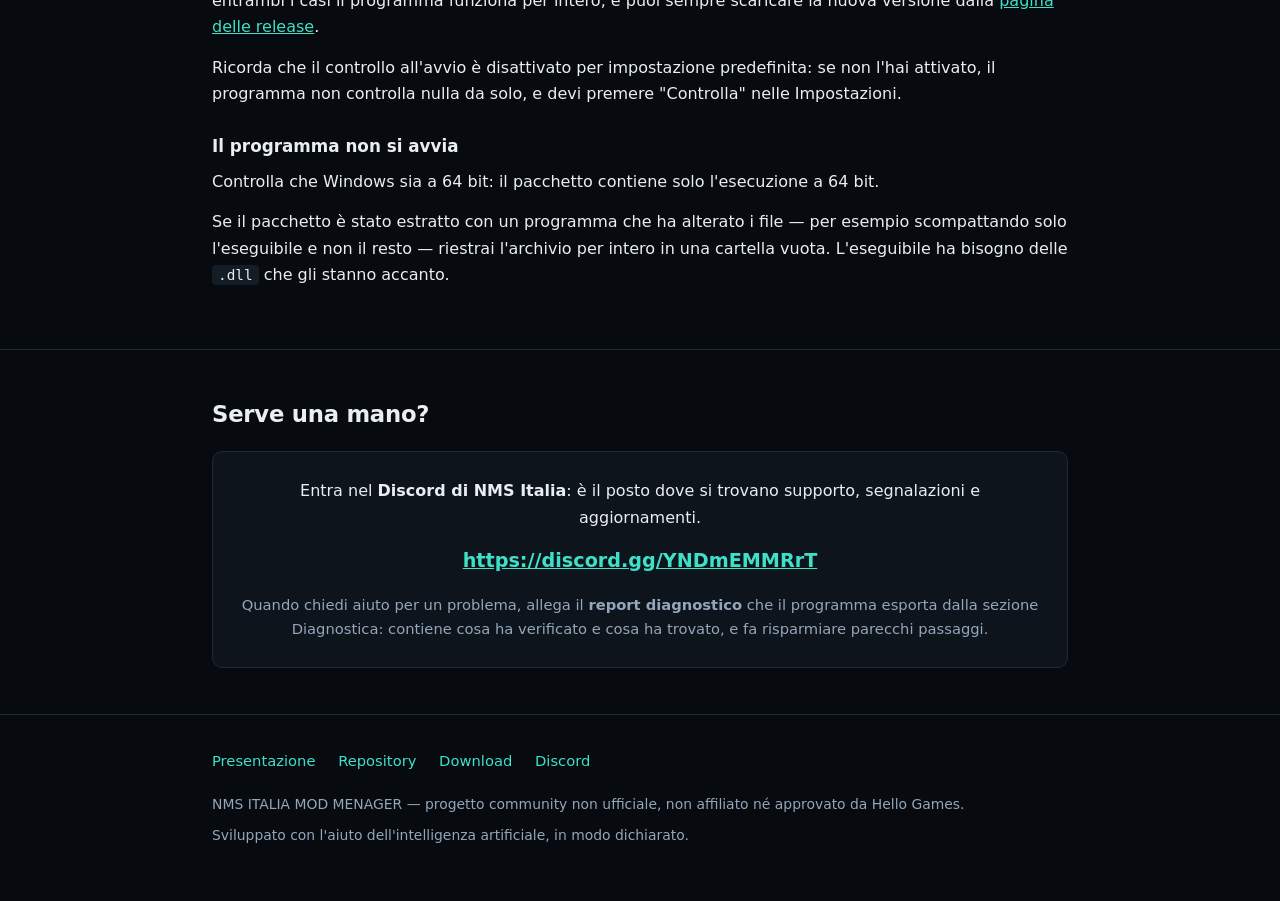
<file: installazione.html>
<!DOCTYPE html>
<html lang="it">
<head>
<meta charset="utf-8">
<meta name="viewport" content="width=device-width, initial-scale=1">
<title>Installazione — NMS ITALIA MOD MENAGER</title>
<meta name="description" content="Come installare e avviare NMS ITALIA MOD MENAGER: requisiti, primo avvio, installazione delle mod, verifica dell'integrità, disinstallazione e problemi comuni.">
<link rel="icon" href="docs/immagini/icona.png">
<link rel="stylesheet" href="stile.css">
</head>
<body>

<header>
  <div class="contenitore">
    <img class="marchio" src="docs/immagini/lockup.png" alt="NMS ITALIA MOD MENAGER">
    <h1>Come si installa</h1>
    <p class="tagline">Guida completa: dal download al primo avvio, e cosa fare se qualcosa non va.</p>
    <div class="pulsanti">
      <a class="bottone primario" href="https://github.com/Sbri0110/NMS-ITALIA-MOD-MENAGER/releases/latest">Scarica per Windows</a>
      <a class="bottone secondario" href="index.html">Torna alla presentazione</a>
    </div>
  </div>
</header>

<section>
  <div class="contenitore">
    <div class="sommario">
      <p class="titolo" style="font-size:0.75rem;letter-spacing:0.12em;text-transform:uppercase;color:var(--testo-tenue);margin:0 0 10px">In questa pagina</p>
      <ol>
        <li><a href="#requisiti">Requisiti</a></li>
        <li><a href="#scaricare">Scaricare il pacchetto</a></li>
        <li><a href="#avviare">Avviare il programma</a></li>
        <li><a href="#primo-avvio">Il primo avvio</a></li>
        <li><a href="#mod">Installare la prima mod</a></li>
        <li><a href="#integrita">Verificare l'integrità del file</a></li>
        <li><a href="#disinstallare">Disinstallare</a></li>
        <li><a href="#problemi">Problemi comuni</a></li>
      </ol>
    </div>
  </div>
</section>

<section id="requisiti">
  <div class="contenitore">
    <h2>1. Requisiti</h2>
    <table>
      <tr><th></th><th></th></tr>
      <tr><td><strong>Sistema</strong></td><td>Windows 10 o successivo, 64 bit</td></tr>
      <tr><td><strong>Gioco</strong></td><td>No Man's Sky su Steam, Xbox PC / Game Pass o GOG</td></tr>
      <tr><td><strong>Versione del gioco</strong></td><td><strong>7.06 (7.6.0.0)</strong> e tutte le versioni dalla 5.50 in poi — verificato il 10 ottobre 2026</td></tr>
      <tr><td><strong>Runtime .NET</strong></td><td><strong>Non serve</strong> — è incluso nel pacchetto</td></tr>
      <tr><td><strong>Connessione</strong></td><td><strong>Non serve</strong> — il programma funziona per intero offline</td></tr>
    </table>
    <p style="color:var(--testo-tenue)">
      Il sistema di modding di No Man's Sky è stato riscritto da Worlds Part II
      (5.50) e da allora non è più cambiato: le patch di correzione uscite dopo,
      7.06 compresa, non toccano la cartella <code>GAMEDATA\MODS</code>, i formati
      <code>.MBIN</code> ed <code>.EXML</code>, né il file di stato delle mod.
    </p>
    <p style="color:var(--testo-tenue)">
      Il programma non si installa nel senso tradizionale: non c'è un programma di
      installazione, non scrive nel registro di sistema e non tocca le cartelle di
      Windows. Si estrae e si avvia.
    </p>
  </div>
</section>

<section id="scaricare">
  <div class="contenitore">
    <h2>2. Scaricare il pacchetto</h2>
    <p>
      Scarica <code>NMSItalia.ModMenager.zip</code> dalla
      <a href="https://github.com/Sbri0110/NMS-ITALIA-MOD-MENAGER/releases/latest">pagina delle release</a>
      e scompattalo dove preferisci.
    </p>
    <p>
      Va bene ovunque: sul Desktop, in <code>C:\Programmi</code>, su un'altra unità.
      Il programma non ha bisogno di stare in un posto preciso.
    </p>
    <div class="riquadro attenzione">
      <p class="titolo">Non scompattarlo qui</p>
      <p style="margin:0">
        <strong>Non</strong> dentro la cartella di No Man's Sky. Il programma
        modifica quella cartella quando installa una mod, e non deve viverci dentro.
      </p>
    </div>
    <div class="riquadro">
      <p class="titolo">Scarica solo dai canali ufficiali</p>
      <p style="margin:0">
        La pagina delle release e il Discord di NMS Italia. Una copia presa altrove
        non è verificabile: il programma non è firmato digitalmente, quindi non
        esiste un modo per riconoscere una versione manomessa se non confrontando
        l'hash (vedi il punto 6).
      </p>
    </div>
  </div>
</section>

<section id="avviare">
  <div class="contenitore">
    <h2>3. Avviare il programma</h2>
    <p>Doppio clic su <strong><code>NMSItalia.ModMenager.App.exe</code></strong>.</p>
    <p>
      <strong>È l'unico file <code>.exe</code> nella cartella.</strong> Gli altri file
      — qualche centinaio di <code>.dll</code> — sono il motore del programma: non
      vanno aperti, spostati né toccati.
    </p>
    <p>
      Non spostare l'eseguibile fuori dalla sua cartella: ha bisogno dei file che
      gli stanno accanto. Per averlo sul Desktop, crea un <strong>collegamento</strong>:
      tasto destro sul file → <em>Invia a</em> → <em>Desktop</em>.
    </p>

    <h3>L'avviso di Windows</h3>
    <p>
      Al primo avvio è probabile che compaia <strong>"Windows ha protetto il PC"</strong>
      (SmartScreen).
    </p>
    <p>
      Succede per qualsiasi programma non firmato digitalmente. Una firma digitale
      costa alcune centinaia di euro l'anno e questo è un progetto amatoriale
      gratuito, quindi non c'è.
    </p>
    <p>Per procedere:</p>
    <ol>
      <li>clicca <strong>"Ulteriori informazioni"</strong>;</li>
      <li>clicca <strong>"Esegui comunque"</strong>.</li>
    </ol>
    <p>
      Non è un errore e non significa che il file sia danneggiato. Se vuoi essere
      sicuro che sia arrivato integro, confronta il suo hash con quello pubblicato
      nella release (punto 6).
    </p>
  </div>
</section>

<section id="primo-avvio">
  <div class="contenitore">
    <h2>4. Il primo avvio</h2>
    <p>
      Il programma cerca No Man's Sky da solo e ne valida l'installazione: non basta
      che la cartella esista, deve contenere un gioco. Se lo trova, lo mostra nella
      schermata <strong>Home</strong> con la versione rilevata.
    </p>
    <p>Se non lo trova:</p>
    <ol>
      <li>apri <strong>Impostazioni</strong>;</li>
      <li>indica la cartella di installazione a mano.</li>
    </ol>
    <p>
      La cartella da indicare è quella che contiene <code>Binaries</code> e
      <code>GAMEDATA</code>, per esempio <code>C:\XboxGames\No Man's Sky\Content</code>.
      Se scegli per errore una sottocartella, il programma risale da solo alla radice.
    </p>
    <div class="riquadro">
      <p class="titolo">Nessun account richiesto</p>
      <p style="margin:0">
        Nessuna registrazione, nessuna attivazione, nessuna email. Il programma non
        invia nulla in rete se non premi un pulsante. L'unica eccezione è il
        controllo degli aggiornamenti all'avvio, che è <strong>disattivato per
        impostazione predefinita</strong>.
      </p>
    </div>

    <h3>La chiave API di Nexus Mods è opzionale</h3>
    <p>
      Serve <strong>solo</strong> per le funzioni online: controllare gli
      aggiornamenti delle mod a partire dalla loro pagina su Nexus, e scaricarle
      e installarle senza passare dal browser.
    </p>
    <p>
      Per il download serve un account <strong>Premium</strong>, oppure — con un
      account gratuito — il collegamento <code>.nxm</code> che il sito genera
      premendo "Mod Manager Download". Non è una limitazione del programma: è
      Nexus a richiederlo, e il programma lo dichiara prima che tu provi.
    </p>
    <p>
      Tutto il resto — installazione da archivio, profili, backup, conflitti,
      diagnostica, avvio del gioco — funziona senza chiave. Se non la inserisci,
      il programma dichiara le funzioni online come non disponibili invece di
      farle fallire.
    </p>
    <p>Per inserirla:</p>
    <ol>
      <li>apri la pagina <code>https://www.nexusmods.com/settings/api-keys</code> nel browser e genera una chiave personale;</li>
      <li>copiala;</li>
      <li>in <strong>Impostazioni</strong>, incollala nel campo e premi <strong>"Salva e verifica"</strong>.</li>
    </ol>
    <p>
      La chiave viene conservata nel <strong>Credential Manager di Windows</strong>,
      legata al tuo account. Non viene scritta in nessun file di configurazione, non
      viene mai mostrata dopo il salvataggio e non compare nei registri.
    </p>
  </div>
</section>

<section id="mod">
  <div class="contenitore">
    <h2>5. Installare la prima mod</h2>
    <ol>
      <li><strong>Le mie mod</strong> → <strong>Installa da archivio</strong>;</li>
      <li>scegli il file <code>.zip</code>, <code>.7z</code> o <code>.rar</code> scaricato da Nexus;</li>
      <li>il programma analizza l'archivio <strong>prima</strong> di toccare qualsiasi cosa e mostra cosa contiene;</li>
      <li>conferma.</li>
    </ol>
    <p>
      Il programma colloca la mod in <code>GAMEDATA\MODS</code>, che è il percorso
      corretto dal sistema introdotto con Worlds Part II. Non devi sapere dove va.
    </p>

    <h3>Dopo l'installazione</h3>
    <p>
      Alcune operazioni richiedono che il gioco abbia <strong>registrato</strong> la
      mod almeno una volta. La registrazione avviene al primo avvio del gioco
      successivo all'installazione.
    </p>
    <p>
      Se provi ad attivare o disattivare una mod appena installata e il programma dice
      che non è ancora registrata, avvia No Man's Sky una volta e riprova. Non è un
      difetto: il programma non può attivare una mod che il gioco non conosce ancora.
    </p>

    <h3>Dove finiscono i tuoi dati</h3>
    <p>Tutto in una cartella sola, sotto il tuo profilo:</p>
    <pre><code>%LOCALAPPDATA%\NMS ITALIA MOD MENAGER\
    logs\          registri di funzionamento
    settings\      impostazioni
    data\          catalogo delle mod e profili
    backups\       copie di sicurezza delle configurazioni di mod
    transactions\  giornali delle operazioni, per il ripristino</code></pre>
    <p>Per aprirla: premi <code>Win+R</code>, incolla il percorso, invio.</p>
  </div>
</section>

<section id="integrita">
  <div class="contenitore">
    <h2>6. Verificare l'integrità del file</h2>
    <p>
      Ogni release pubblica l'hash <strong>SHA-256</strong> dell'archivio. È l'unica
      verifica possibile, perché il programma non è firmato digitalmente: se il file
      fosse stato manomesso lungo il percorso, l'hash non corrisponderebbe.
    </p>
    <p>Su Windows, in PowerShell, nella cartella dove hai scaricato l'archivio:</p>
    <pre><code>Get-FileHash .\NMSItalia.ModMenager.zip -Algorithm SHA256</code></pre>
    <p>
      Confronta il valore ottenuto con quello scritto nella pagina della release.
      <strong>Se non corrisponde, non usare il file</strong> e segnalalo sul Discord.
    </p>
  </div>
</section>

<section id="disinstallare">
  <div class="contenitore">
    <h2>7. Disinstallare</h2>
    <ol>
      <li>cancella la cartella del programma (quella dove hai scompattato lo zip);</li>
      <li>cancella <code>%LOCALAPPDATA%\NMS ITALIA MOD MENAGER\</code>;</li>
      <li>se avevi inserito la chiave API: in <strong>Impostazioni</strong>, premi
        <strong>"Rimuovi"</strong> <em>prima</em> di cancellare la cartella, così la
        chiave viene tolta dal Credential Manager.</li>
    </ol>
    <div class="riquadro attenzione">
      <p class="titolo">Attenzione al punto 2</p>
      <p style="margin:0">
        Cancellando quella cartella perdi i profili, le copie di sicurezza e il
        catalogo delle mod. Le mod installate nella cartella del gioco
        <strong>non</strong> vengono toccate: se vuoi rimuoverle, fallo dal programma
        prima di disinstallarlo.
      </p>
    </div>
  </div>
</section>

<section id="problemi">
  <div class="contenitore">
    <h2>8. Problemi comuni</h2>

    <h3>Il programma si apre e non trova il gioco</h3>
    <p>
      La cartella indicata a mano deve contenere <code>Binaries</code> e
      <code>GAMEDATA</code>. Se hai indicato la cartella sbagliata, il programma lo
      dice: la validazione strutturale non si limita a controllare che la cartella
      esista.
    </p>

    <h3>Una mod è installata ma nel gioco non cambia nulla</h3>
    <p>
      Apri <strong>Diagnostica</strong> → <strong>Ripeti la verifica</strong>. Il
      controllo "Mod che non produrranno alcun effetto" spiega se la mod è confezionata
      per il vecchio sistema a <code>.pak</code> o con estensioni che il gioco non
      legge più.
    </p>
    <p>È la causa più frequente, e non dipende da te.</p>

    <h3>Il gioco si chiude all'avvio e non so quale mod sia</h3>
    <p>
      <strong>Diagnostica</strong> → <strong>Inizia la ricerca</strong>.
      Disattiva metà delle mod e ti chiede di avviare il gioco; a seconda di cosa
      riferisci, restringe il campo. Con cinquanta mod servono sei avvii, non
      cinquanta.
    </p>
    <p>Le mod tornano allo stato di partenza appena finisce, e anche se interrompi.</p>

    <h3>Nessuna mod funziona, tutte insieme</h3>
    <p>
      <strong>Diagnostica</strong> → cerca il controllo "Safe Mode attivo".
      Se il gioco è impostato per ignorare tutte le mod, nessuna viene caricata
      qualunque sia il loro stato individuale.
    </p>

    <h3>Il controllo degli aggiornamenti delle mod non funziona</h3>
    <p>
      Serve la chiave API di Nexus. Senza, il programma lo dichiara invece di fallire
      in silenzio.
    </p>

    <h3>Il controllo degli aggiornamenti del programma non funziona</h3>
    <p>
      Il controllo degli aggiornamenti <em>del programma</em> è un'altra cosa
      rispetto a quello delle mod, e non richiede alcuna chiave: legge le release
      dal repository pubblico su GitHub.
    </p>
    <p>
      Se non funziona, le cause tipiche sono due: GitHub limita le richieste
      anonime, e risponde "temporaneamente rifiutata" — basta riprovare dopo
      qualche minuto; oppure la rete è bloccata. In entrambi i casi il programma
      funziona per intero, e puoi sempre scaricare la nuova versione dalla
      <a href="https://github.com/Sbri0110/NMS-ITALIA-MOD-MENAGER/releases">pagina
      delle release</a>.
    </p>
    <p>
      Ricorda che il controllo all'avvio è disattivato per impostazione
      predefinita: se non l'hai attivato, il programma non controlla nulla da
      solo, e devi premere "Controlla" nelle Impostazioni.
    </p>

    <h3>Il programma non si avvia</h3>
    <p>
      Controlla che Windows sia a 64 bit: il pacchetto contiene solo l'esecuzione a
      64 bit.
    </p>
    <p>
      Se il pacchetto è stato estratto con un programma che ha alterato i file — per
      esempio scompattando solo l'eseguibile e non il resto — riestrai l'archivio per
      intero in una cartella vuota. L'eseguibile ha bisogno delle <code>.dll</code>
      che gli stanno accanto.
    </p>
  </div>
</section>

<section>
  <div class="contenitore">
    <h2>Serve una mano?</h2>
    <div class="discord">
      <p style="margin-top:0">
        Entra nel <strong>Discord di NMS Italia</strong>: è il posto dove si trovano
        supporto, segnalazioni e aggiornamenti.
      </p>
      <a href="https://discord.gg/YNDmEMMRrT">https://discord.gg/YNDmEMMRrT</a>
      <p style="margin-bottom:0;margin-top:16px;color:var(--testo-tenue);font-size:0.92rem">
        Quando chiedi aiuto per un problema, allega il <strong>report diagnostico</strong>
        che il programma esporta dalla sezione Diagnostica: contiene cosa ha verificato
        e cosa ha trovato, e fa risparmiare parecchi passaggi.
      </p>
    </div>
  </div>
</section>

<footer>
  <div class="contenitore">
    <nav class="sopra">
      <a href="index.html">Presentazione</a>
      <a href="https://github.com/Sbri0110/NMS-ITALIA-MOD-MENAGER">Repository</a>
      <a href="https://github.com/Sbri0110/NMS-ITALIA-MOD-MENAGER/releases/latest">Download</a>
      <a href="https://discord.gg/YNDmEMMRrT">Discord</a>
    </nav>
    <p>NMS ITALIA MOD MENAGER — progetto community non ufficiale, non affiliato né approvato da Hello Games.</p>
    <p>Sviluppato con l'aiuto dell'intelligenza artificiale, in modo dichiarato.</p>
  </div>
</footer>

</body>
</html>
</file>
<file: stile.css>
/* NMS ITALIA MOD MENAGER — foglio di stile del sito.
   Nessuna risorsa esterna: niente font remoti, niente CDN. Il sito funziona
   anche offline, come il programma. */

:root {
  --sfondo: #070A0F;
  --superficie: #0E141B;
  --superficie-alta: #141C25;
  --bordo: #1F2A36;
  --testo: #E8EEF4;
  --testo-tenue: #93A6BB;
  --accento: #3FE0C8;
  --rosso: #E4483C;
}

* { box-sizing: border-box; }
html { scroll-behavior: smooth; }

body {
  margin: 0;
  background: var(--sfondo);
  color: var(--testo);
  font-family: "Segoe UI", system-ui, -apple-system, sans-serif;
  font-size: 16px;
  line-height: 1.65;
  -webkit-font-smoothing: antialiased;
}

.contenitore { max-width: 900px; margin: 0 auto; padding: 0 22px; }
a { color: var(--accento); }

/* --- Intestazione --- */
header {
  border-bottom: 1px solid var(--bordo);
  background: linear-gradient(180deg, #0A1017 0%, var(--sfondo) 100%);
  padding: 34px 0 40px;
}
.marchio { max-width: 340px; width: 100%; height: auto; display: block; }
h1 {
  font-size: 2.1rem;
  margin: 26px 0 6px;
  letter-spacing: -0.02em;
  line-height: 1.2;
}
.tagline { color: var(--testo-tenue); font-size: 1.12rem; margin: 0 0 22px; }
.avviso {
  color: var(--testo-tenue);
  font-size: 0.9rem;
  border-left: 2px solid var(--bordo);
  padding-left: 14px;
  margin: 0 0 26px;
}

/* --- Pulsanti --- */
.pulsanti { display: flex; flex-wrap: wrap; gap: 12px; }
.bottone {
  display: inline-block;
  padding: 13px 24px;
  border-radius: 8px;
  text-decoration: none;
  font-weight: 600;
  border: 1px solid transparent;
  transition: opacity 0.15s;
}
.bottone:hover { opacity: 0.85; }
.primario { background: var(--accento); color: #04231F; }
.secondario { border-color: var(--bordo); color: var(--testo); background: var(--superficie); }

/* --- Sezioni --- */
section { padding: 46px 0; border-bottom: 1px solid var(--bordo); }
h2 { font-size: 1.42rem; margin: 0 0 18px; letter-spacing: -0.01em; }
h3 { font-size: 1.05rem; margin: 26px 0 8px; }
p { margin: 0 0 14px; }
ul { padding-left: 22px; margin: 0 0 14px; }
li { margin-bottom: 9px; }
ol { padding-left: 22px; }
code {
  background: var(--superficie-alta);
  padding: 2px 6px;
  border-radius: 4px;
  font-size: 0.9em;
  font-family: Consolas, "DejaVu Sans Mono", monospace;
}
pre {
  background: var(--superficie-alta);
  border: 1px solid var(--bordo);
  border-radius: 8px;
  padding: 14px 16px;
  overflow-x: auto;
  font-size: 0.88rem;
}
pre code { background: none; padding: 0; }

/* --- Elenchi con titolo --- */
.funzione { margin-bottom: 14px; }
.funzione b { color: var(--testo); }
.funzione span { color: var(--testo-tenue); }

/* --- Passi --- */
.passo {
  background: var(--superficie);
  border: 1px solid var(--bordo);
  border-radius: 10px;
  padding: 20px 22px;
  margin-bottom: 14px;
}
.passo .numero {
  display: inline-block;
  width: 26px; height: 26px;
  line-height: 26px;
  text-align: center;
  border-radius: 50%;
  background: var(--accento);
  color: #04231F;
  font-weight: 700;
  font-size: 0.85rem;
  margin-right: 10px;
}
.passo h3 { display: inline; margin: 0; font-size: 1.05rem; }
.passo p { margin: 10px 0 0; color: var(--testo-tenue); }
.passo p:first-of-type { margin-top: 12px; }

/* --- Riquadri --- */
.riquadro {
  background: var(--superficie);
  border: 1px solid var(--bordo);
  border-left: 3px solid var(--accento);
  border-radius: 8px;
  padding: 18px 20px;
  margin: 18px 0;
}
.riquadro.attenzione { border-left-color: var(--rosso); }
.riquadro .titolo {
  font-size: 0.75rem;
  letter-spacing: 0.12em;
  text-transform: uppercase;
  color: var(--testo-tenue);
  margin: 0 0 6px;
}

/* --- Tabella --- */
table { width: 100%; border-collapse: collapse; margin: 14px 0; font-size: 0.94rem; }
th, td { text-align: left; padding: 10px 12px; border-bottom: 1px solid var(--bordo); }
th {
  color: var(--testo-tenue);
  font-weight: 600;
  font-size: 0.85rem;
  text-transform: uppercase;
  letter-spacing: 0.06em;
}

/* --- Discord --- */
.discord {
  background: var(--superficie);
  border: 1px solid var(--bordo);
  border-radius: 10px;
  padding: 26px;
  text-align: center;
}
.discord a { font-size: 1.2rem; font-weight: 600; word-break: break-all; }

/* --- Navigazione e piè di pagina --- */
footer {
  padding: 34px 0 46px;
  color: var(--testo-tenue);
  font-size: 0.87rem;
}
footer p { margin: 0 0 8px; }
nav.sopra { margin-bottom: 20px; font-size: 0.92rem; }
nav.sopra a { margin-right: 18px; text-decoration: none; }
nav.sopra a:hover { text-decoration: underline; }

/* --- Sommario della guida --- */
.sommario {
  background: var(--superficie);
  border: 1px solid var(--bordo);
  border-radius: 10px;
  padding: 18px 22px;
}
.sommario ol { margin: 0; }
.sommario li { margin-bottom: 6px; }

@media (max-width: 620px) {
  h1 { font-size: 1.6rem; }
  .marchio { max-width: 260px; }
  section { padding: 34px 0; }
}

/* Schermate della release */
.schermate { display: grid; grid-template-columns: 1fr; gap: 24px; }
.schermate figure { margin: 0; }
.schermate img { display: block; width: 100%; height: auto; border: 1px solid var(--bordo); border-radius: 14px; }
.schermate figcaption { margin-top: 10px; color: var(--testo-tenue); }
</file>
